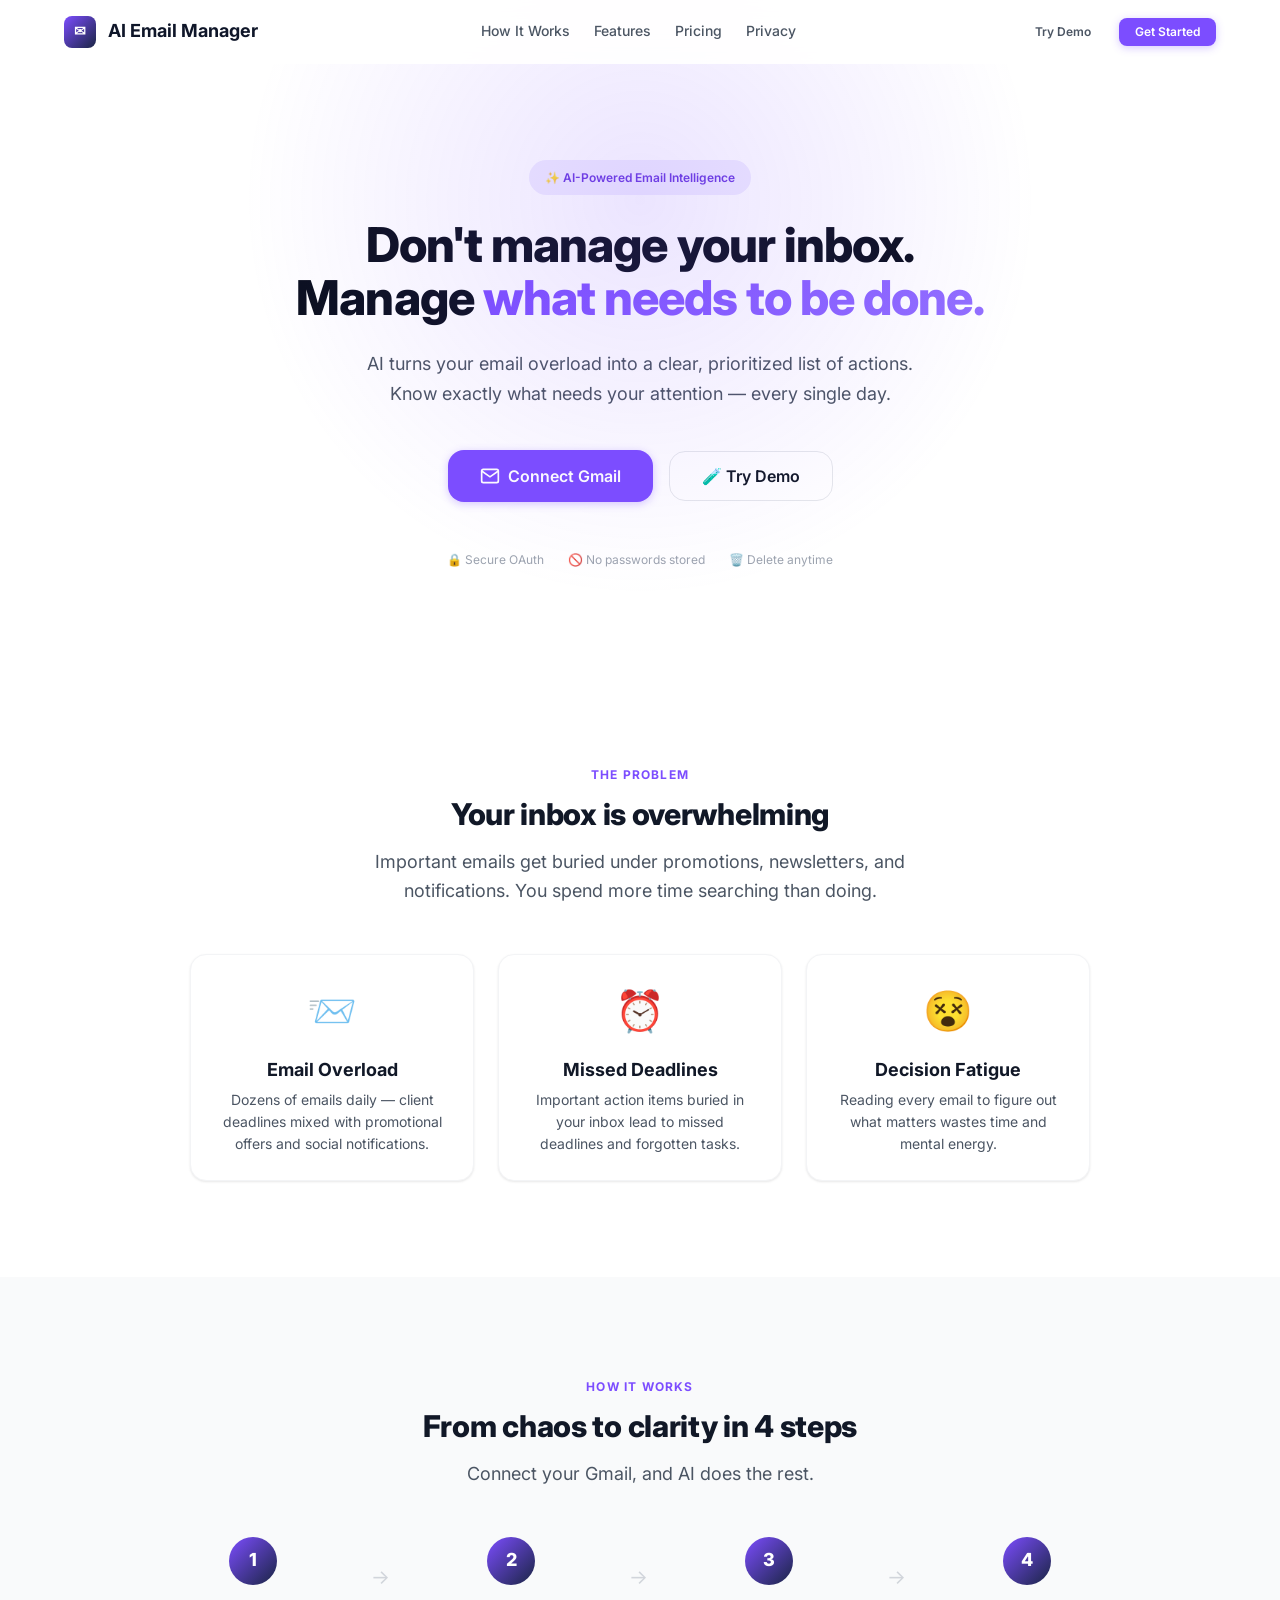
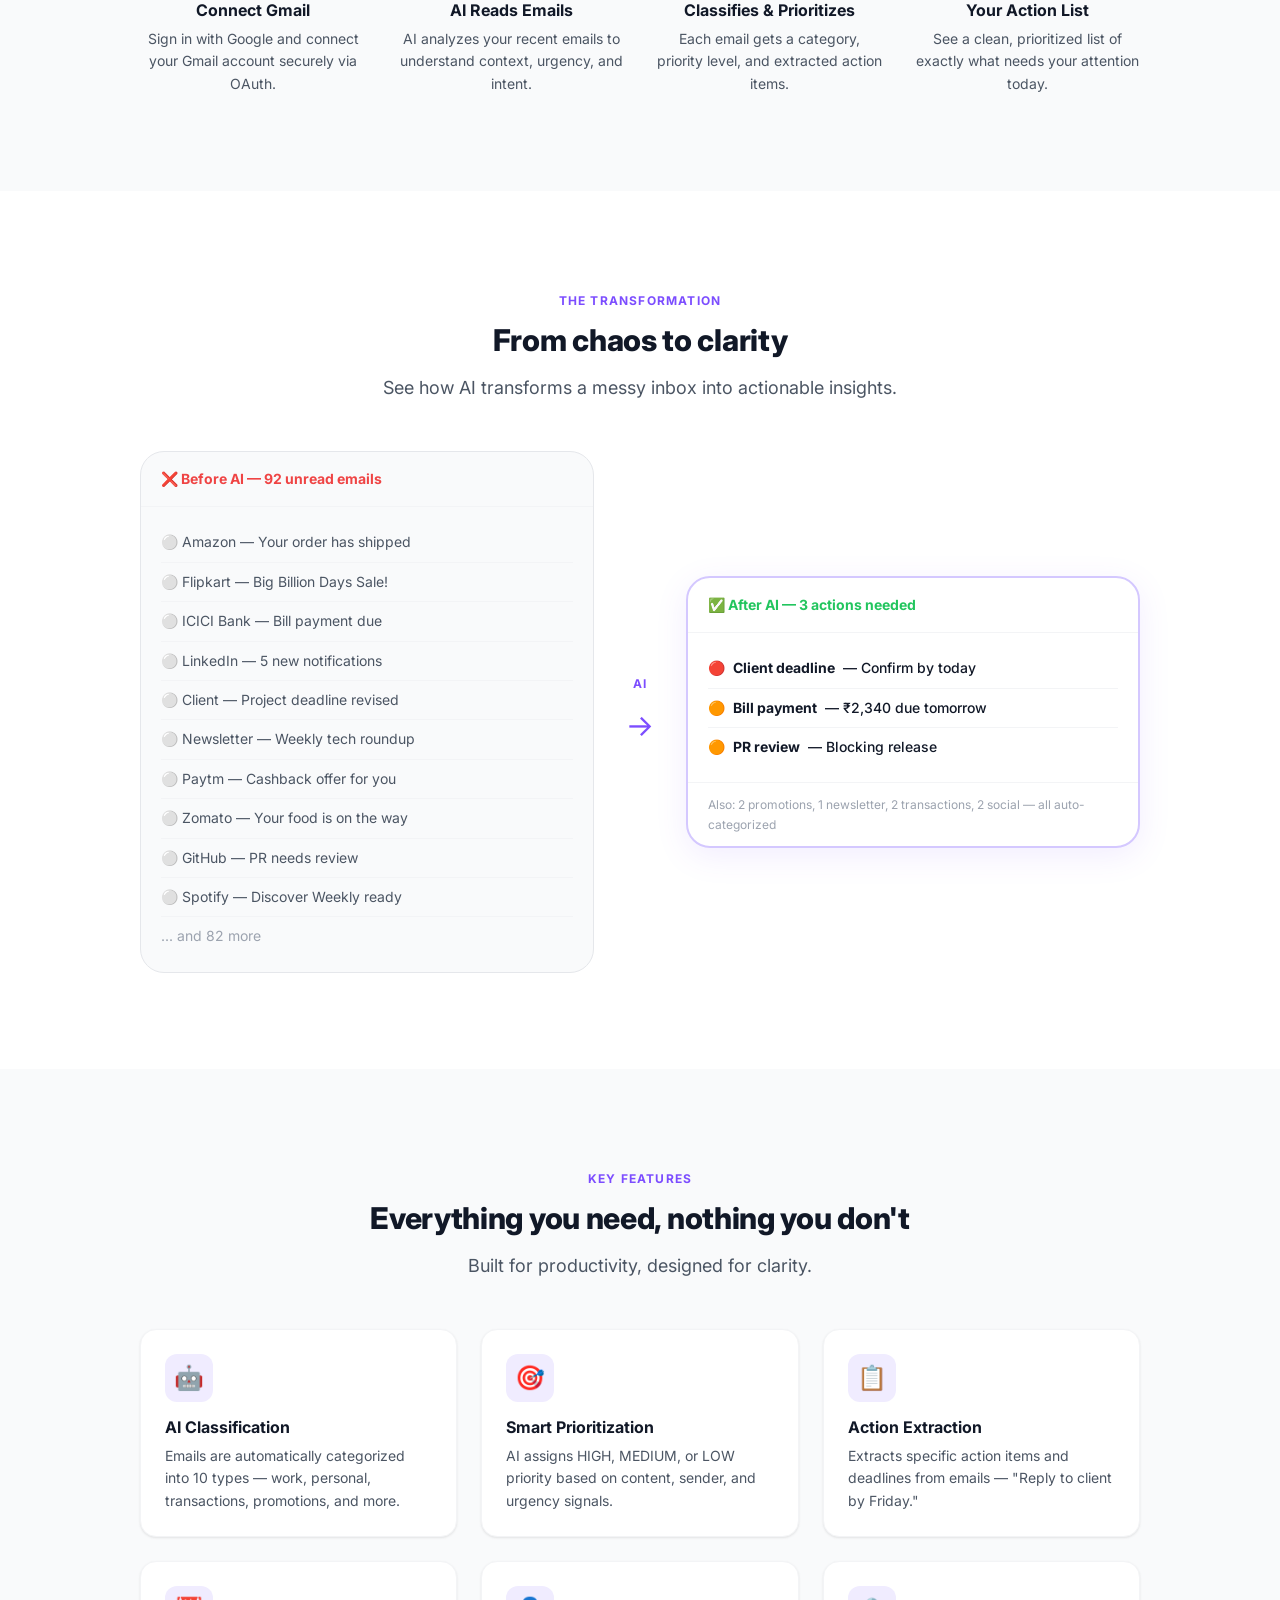
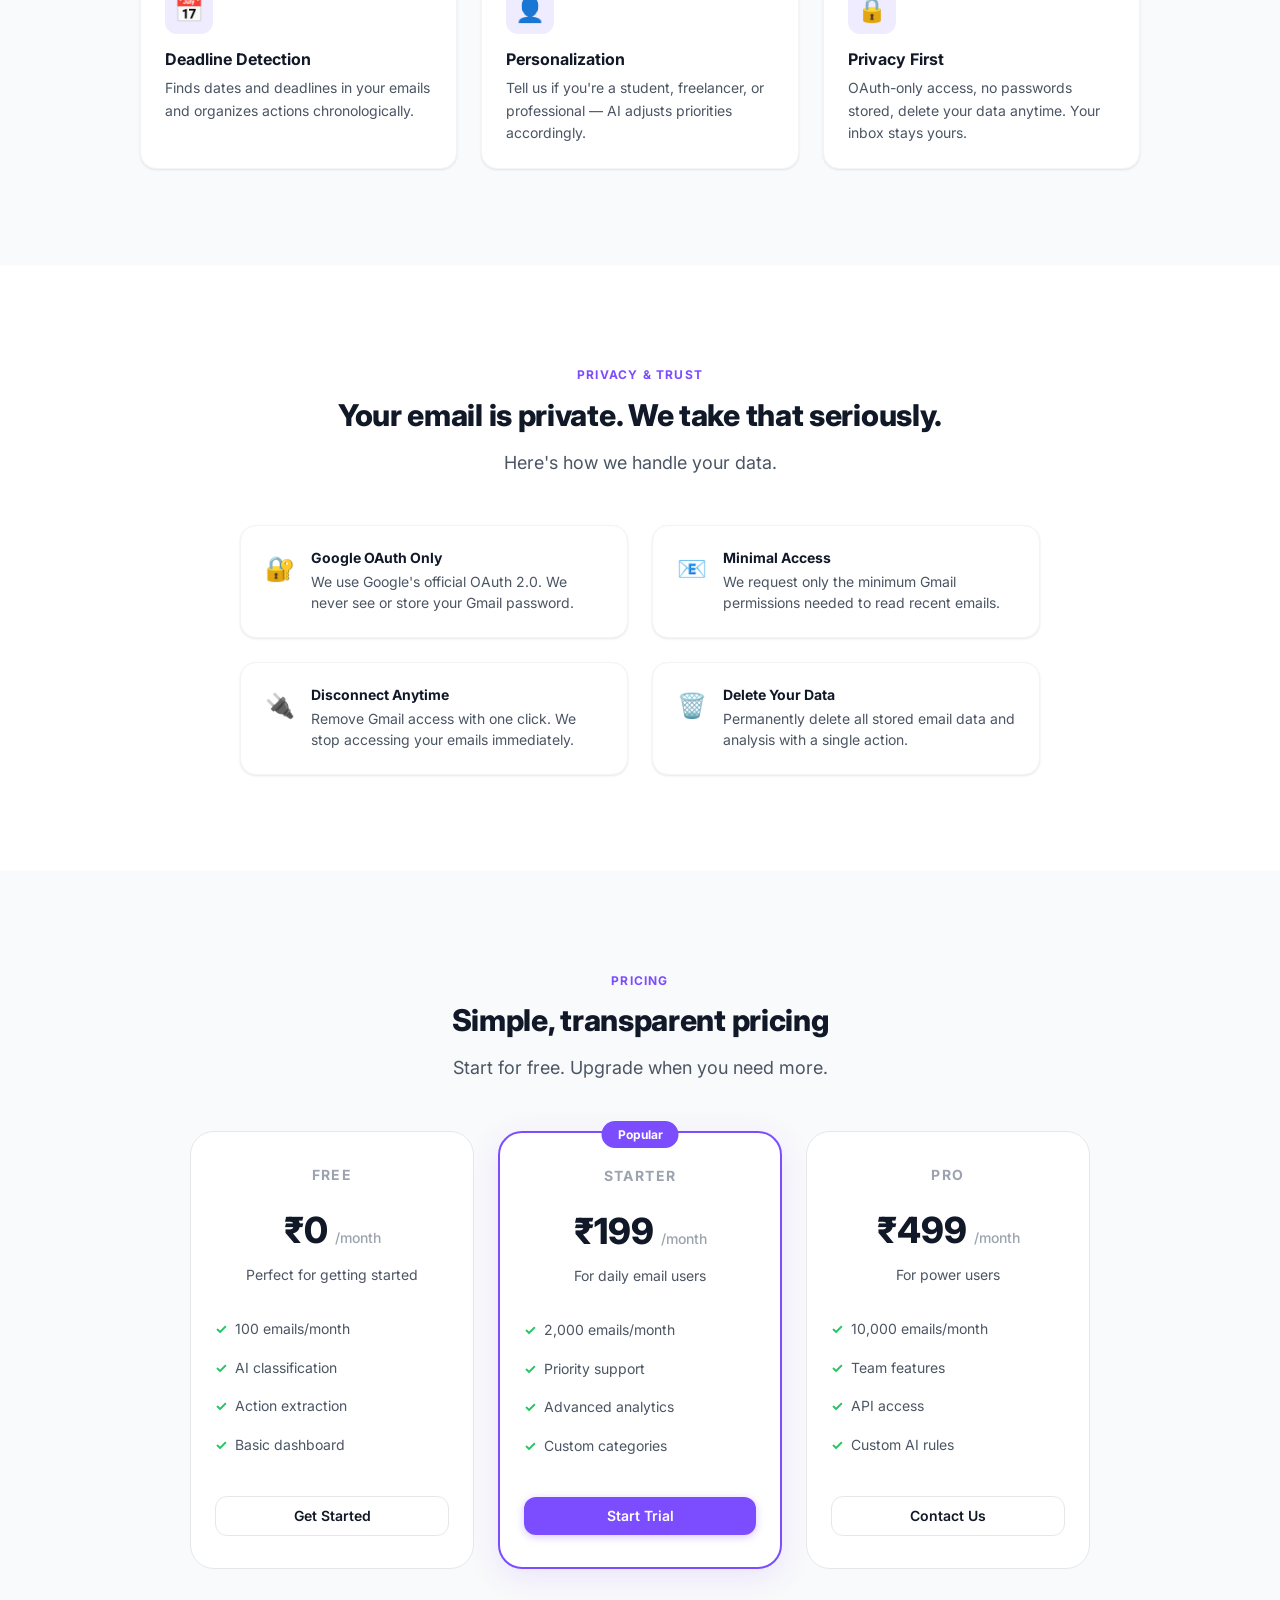
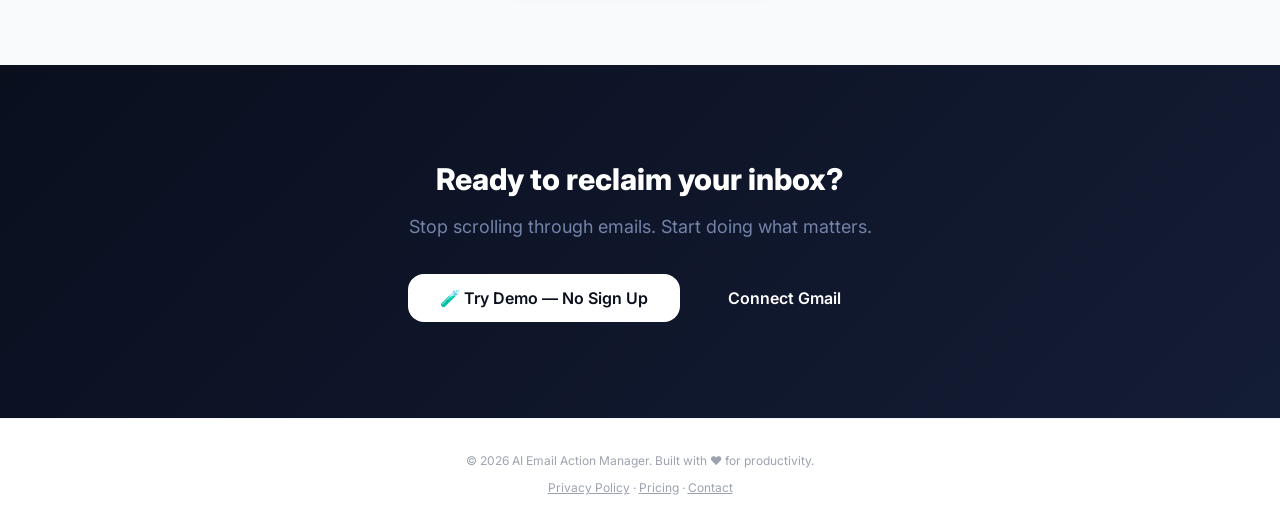
<file: index.html>
<!DOCTYPE html>
<html lang="en">
<head>
    <meta charset="UTF-8">
    <meta name="viewport" content="width=device-width, initial-scale=1.0">
    <meta name="description" content="AI Email Action Manager — AI turns your email overload into a clear, prioritized list of actions. From Inbox Overload to Clarity & Action.">
    <title>AI Email Action Manager — From Inbox Overload to Clarity & Action</title>

    <!-- Google Fonts -->
    <link rel="preconnect" href="https://fonts.googleapis.com">
    <link rel="preconnect" href="https://fonts.gstatic.com" crossorigin>
    <link href="https://fonts.googleapis.com/css2?family=Inter:wght@300;400;500;600;700;800&display=swap" rel="stylesheet">

    <!-- Stylesheets -->
    <link rel="stylesheet" href="./css/style.css">
    <link rel="stylesheet" href="./css/landing.css">
    <link rel="stylesheet" href="./css/dashboard.css">
    <link rel="stylesheet" href="./css/components.css">
</head>
<body>
    <div id="app">
        <!-- Content is injected by the SPA router -->
        <div id="loading-screen" class="loading-screen">
            <div class="loading-spinner"></div>
            <p>Loading...</p>
        </div>
    </div>

    <!-- Scripts -->
    <script src="./js/demo_data.js"></script>
    <script src="./js/router.js"></script>
    <script src="./js/api.js"></script>
    <script src="./js/auth.js"></script>
    <script src="./js/dashboard.js"></script>
    <script src="./js/inbox.js"></script>
    <script src="./js/actions.js"></script>
    <script src="./js/settings.js"></script>
    <script src="./js/demo.js"></script>
    <script src="./js/app.js"></script>
</body>
</html>
</file>
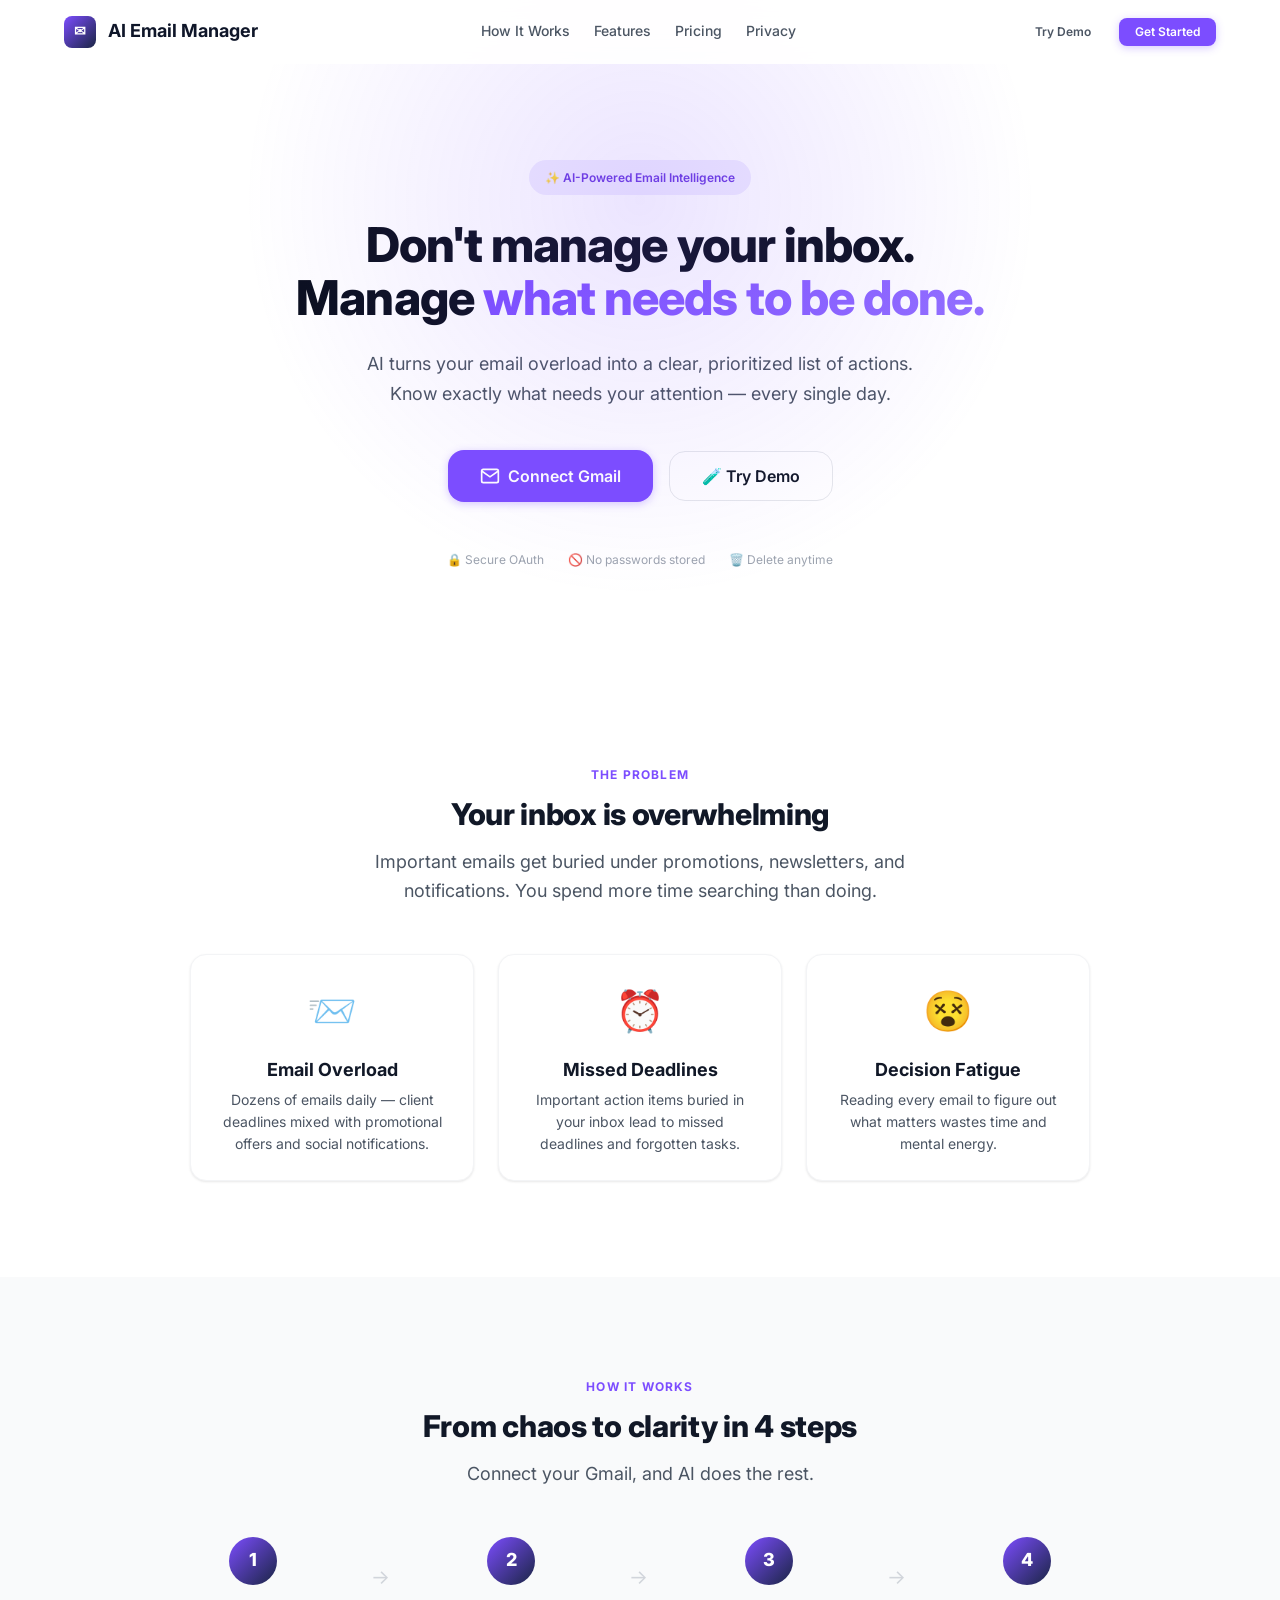
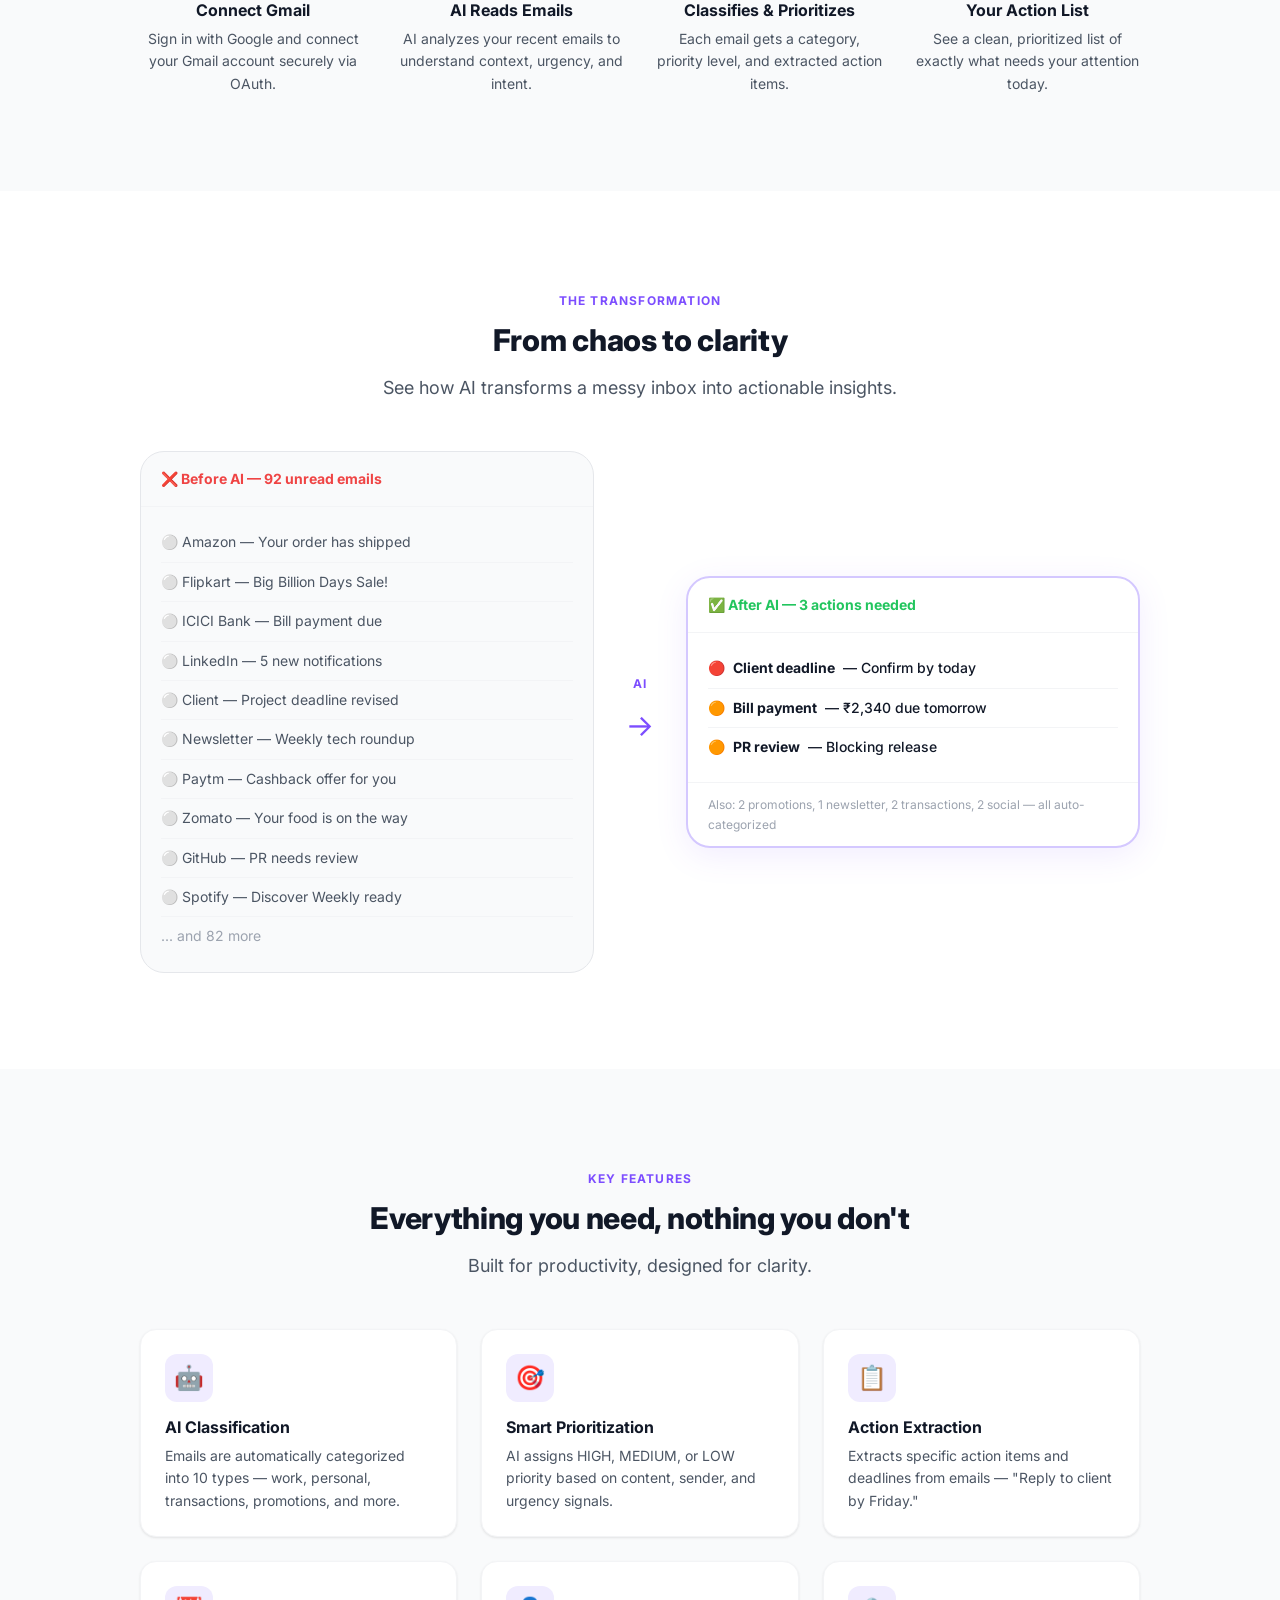
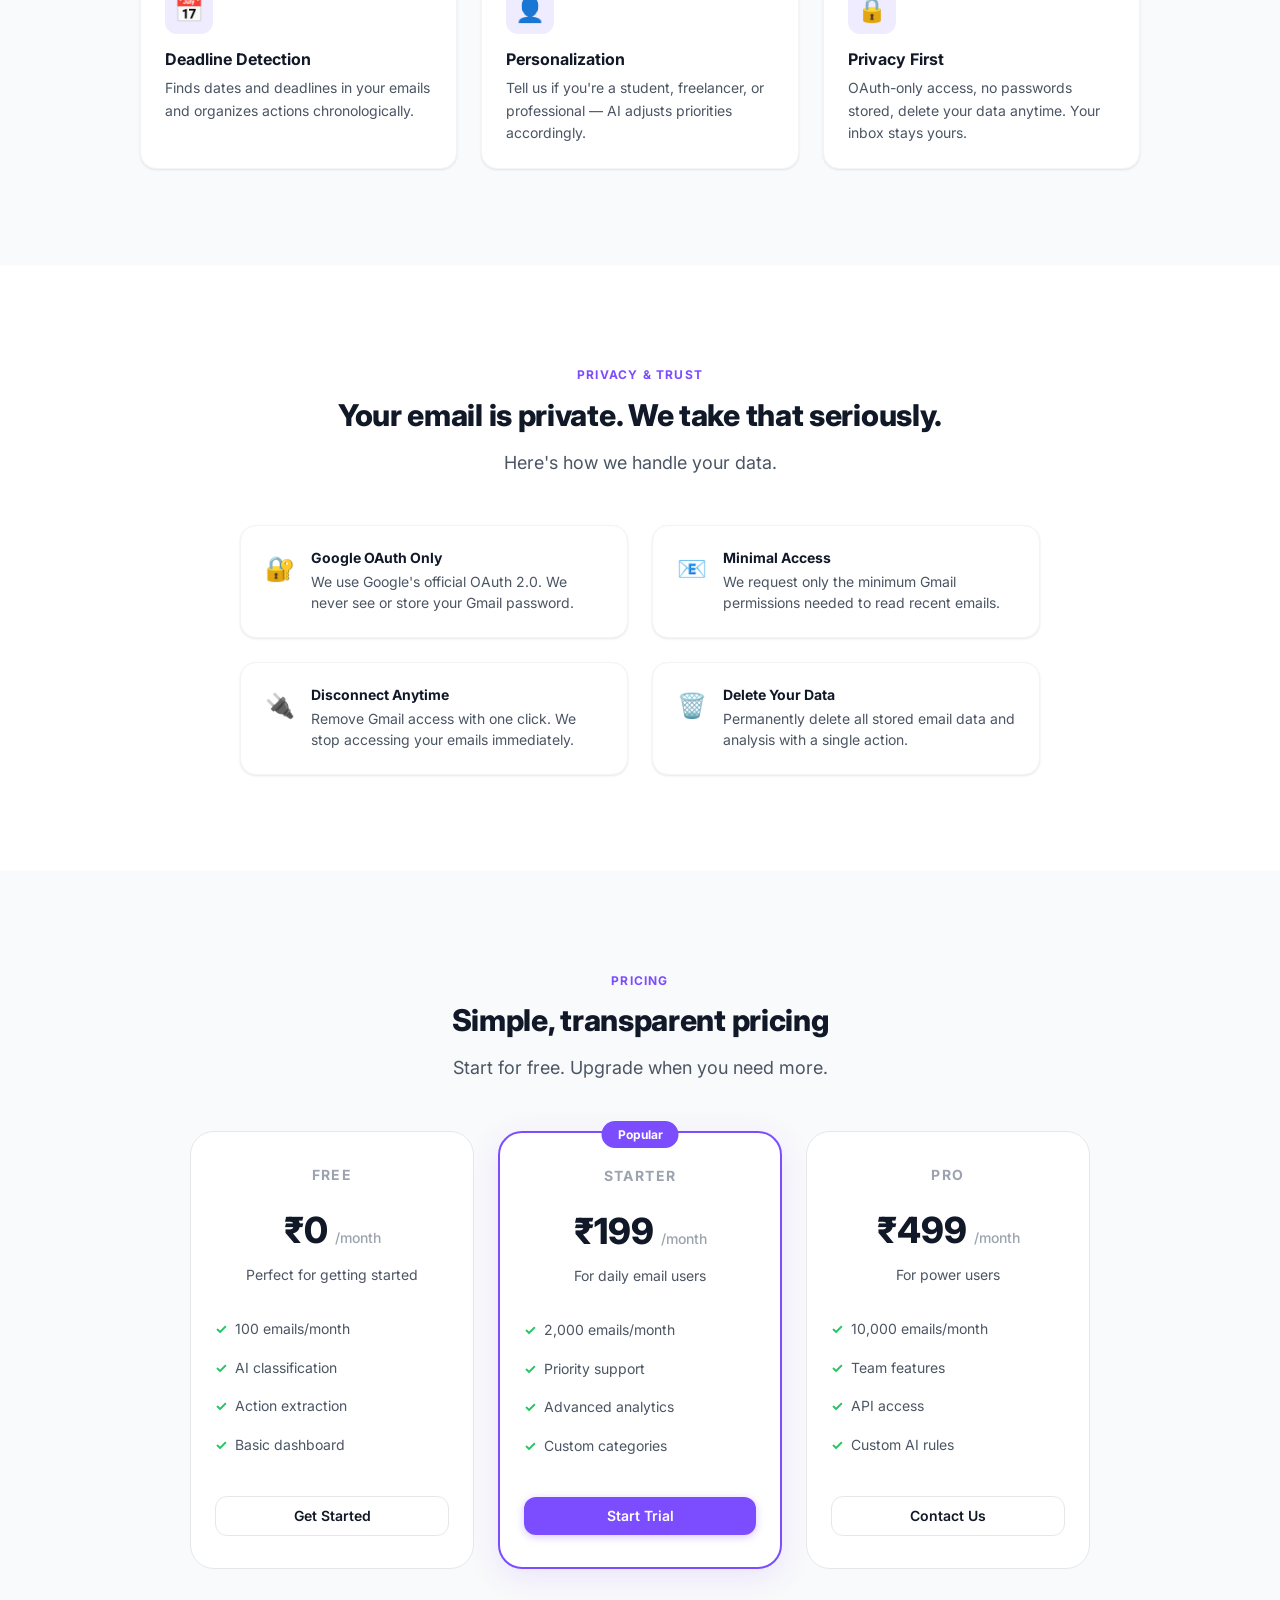
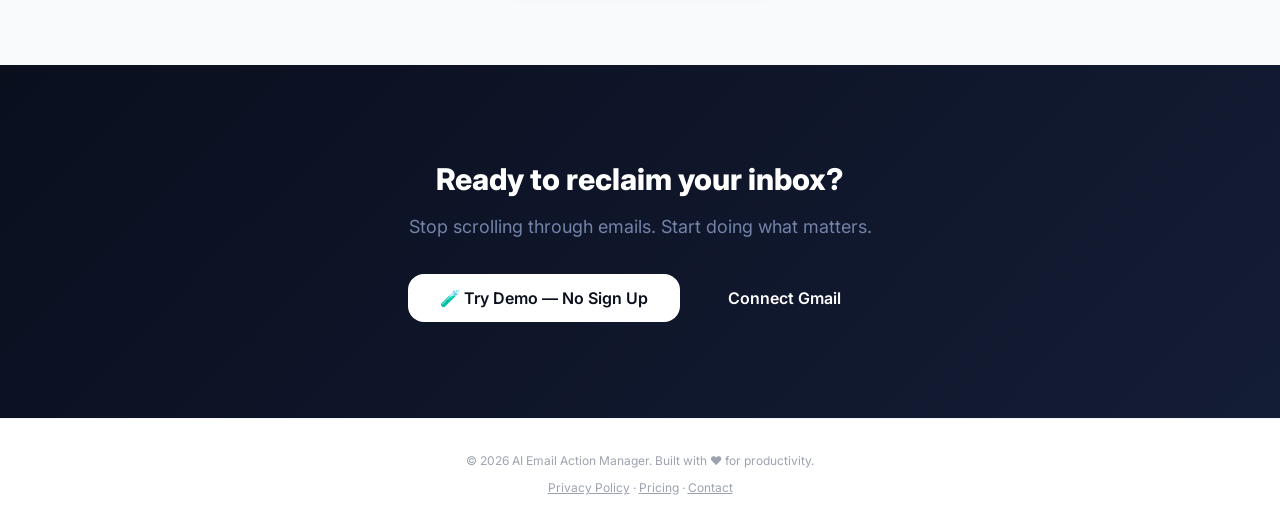
<file: frontend/index.html>
<!DOCTYPE html>
<html lang="en">
<head>
    <meta charset="UTF-8">
    <meta name="viewport" content="width=device-width, initial-scale=1.0">
    <meta name="description" content="AI Email Action Manager — AI turns your email overload into a clear, prioritized list of actions. From Inbox Overload to Clarity & Action.">
    <title>AI Email Action Manager — From Inbox Overload to Clarity & Action</title>

    <!-- Google Fonts -->
    <link rel="preconnect" href="https://fonts.googleapis.com">
    <link rel="preconnect" href="https://fonts.gstatic.com" crossorigin>
    <link href="https://fonts.googleapis.com/css2?family=Inter:wght@300;400;500;600;700;800&display=swap" rel="stylesheet">

    <!-- Stylesheets -->
    <link rel="stylesheet" href="/css/style.css">
    <link rel="stylesheet" href="/css/landing.css">
    <link rel="stylesheet" href="/css/dashboard.css">
    <link rel="stylesheet" href="/css/components.css">
</head>
<body>
    <div id="app">
        <!-- Content is injected by the SPA router -->
        <div id="loading-screen" class="loading-screen">
            <div class="loading-spinner"></div>
            <p>Loading...</p>
        </div>
    </div>

    <!-- Scripts -->
    <script src="/js/router.js"></script>
    <script src="/js/api.js"></script>
    <script src="/js/auth.js"></script>
    <script src="/js/dashboard.js"></script>
    <script src="/js/inbox.js"></script>
    <script src="/js/actions.js"></script>
    <script src="/js/settings.js"></script>
    <script src="/js/demo.js"></script>
    <script src="/js/app.js"></script>
</body>
</html>
</file>
<file: css/style.css>
/* ============================================
   AI Email Action Manager — Core Design System
   ============================================ */

/* ─── CSS Custom Properties ──────────────────── */
:root {
    /* Primary palette — deep navy + purple accents */
    --navy-900: #0a0f1e;
    --navy-800: #0f1629;
    --navy-700: #141d36;
    --navy-600: #1a2544;
    --navy-500: #243157;
    --navy-400: #2e3d6a;
    --navy-300: #4a5888;
    --navy-200: #7383a8;
    --navy-100: #a3b1cc;
    --navy-50: #e8ecf2;

    /* Purple accents */
    --purple-600: #6c3ce0;
    --purple-500: #7c4dff;
    --purple-400: #9370ff;
    --purple-300: #b09aff;
    --purple-200: #d4c8ff;
    --purple-100: #f0ecff;
    --purple-glow: rgba(124, 77, 255, 0.15);

    /* Priority colors */
    --red-500: #ef4444;
    --red-400: #f87171;
    --red-100: #fee2e2;
    --orange-500: #f97316;
    --orange-400: #fb923c;
    --orange-100: #ffedd5;
    --green-500: #22c55e;
    --green-400: #4ade80;
    --green-100: #dcfce7;

    /* Neutrals */
    --white: #ffffff;
    --gray-50: #f9fafb;
    --gray-100: #f3f4f6;
    --gray-200: #e5e7eb;
    --gray-300: #d1d5db;
    --gray-400: #9ca3af;
    --gray-500: #6b7280;
    --gray-600: #4b5563;
    --gray-700: #374151;
    --gray-800: #1f2937;
    --gray-900: #111827;

    /* Semantic */
    --bg-primary: var(--white);
    --bg-secondary: var(--gray-50);
    --bg-card: var(--white);
    --text-primary: var(--gray-900);
    --text-secondary: var(--gray-600);
    --text-muted: var(--gray-400);
    --border-color: var(--gray-200);
    --border-light: var(--gray-100);

    /* Spacing */
    --space-1: 0.25rem;
    --space-2: 0.5rem;
    --space-3: 0.75rem;
    --space-4: 1rem;
    --space-5: 1.25rem;
    --space-6: 1.5rem;
    --space-8: 2rem;
    --space-10: 2.5rem;
    --space-12: 3rem;
    --space-16: 4rem;
    --space-20: 5rem;
    --space-24: 6rem;

    /* Typography */
    --font-family: 'Inter', -apple-system, BlinkMacSystemFont, 'Segoe UI', sans-serif;
    --font-xs: 0.75rem;
    --font-sm: 0.875rem;
    --font-base: 1rem;
    --font-lg: 1.125rem;
    --font-xl: 1.25rem;
    --font-2xl: 1.5rem;
    --font-3xl: 1.875rem;
    --font-4xl: 2.25rem;
    --font-5xl: 3rem;
    --font-6xl: 3.75rem;

    /* Radius */
    --radius-sm: 0.375rem;
    --radius-md: 0.5rem;
    --radius-lg: 0.75rem;
    --radius-xl: 1rem;
    --radius-2xl: 1.5rem;
    --radius-full: 9999px;

    /* Shadows */
    --shadow-sm: 0 1px 2px rgba(0, 0, 0, 0.05);
    --shadow-md: 0 4px 6px -1px rgba(0, 0, 0, 0.07), 0 2px 4px -2px rgba(0, 0, 0, 0.05);
    --shadow-lg: 0 10px 15px -3px rgba(0, 0, 0, 0.08), 0 4px 6px -4px rgba(0, 0, 0, 0.04);
    --shadow-xl: 0 20px 25px -5px rgba(0, 0, 0, 0.1), 0 8px 10px -6px rgba(0, 0, 0, 0.06);
    --shadow-card: 0 1px 3px rgba(0, 0, 0, 0.06), 0 1px 2px rgba(0, 0, 0, 0.04);
    --shadow-card-hover: 0 10px 20px rgba(0, 0, 0, 0.08), 0 4px 8px rgba(0, 0, 0, 0.04);

    /* Transitions */
    --transition-fast: 150ms ease;
    --transition-base: 250ms ease;
    --transition-slow: 350ms ease;

    /* Layout */
    --max-width: 1200px;
    --nav-height: 64px;
    --sidebar-width: 260px;
}


/* ─── Reset & Base ───────────────────────────── */
*, *::before, *::after {
    margin: 0;
    padding: 0;
    box-sizing: border-box;
}

html {
    scroll-behavior: smooth;
    -webkit-font-smoothing: antialiased;
    -moz-osx-font-smoothing: grayscale;
}

body {
    font-family: var(--font-family);
    font-size: var(--font-base);
    line-height: 1.6;
    color: var(--text-primary);
    background-color: var(--bg-primary);
    min-height: 100vh;
}

a {
    color: var(--purple-500);
    text-decoration: none;
    transition: color var(--transition-fast);
}

a:hover {
    color: var(--purple-600);
}

img {
    max-width: 100%;
    height: auto;
}

h1, h2, h3, h4, h5, h6 {
    font-weight: 700;
    line-height: 1.2;
    color: var(--text-primary);
}


/* ─── Loading Screen ─────────────────────────── */
.loading-screen {
    position: fixed;
    top: 0;
    left: 0;
    right: 0;
    bottom: 0;
    display: flex;
    flex-direction: column;
    align-items: center;
    justify-content: center;
    background: var(--bg-primary);
    z-index: 9999;
    transition: opacity var(--transition-slow);
}

.loading-screen.hidden {
    opacity: 0;
    pointer-events: none;
}

.loading-spinner {
    width: 40px;
    height: 40px;
    border: 3px solid var(--gray-200);
    border-top-color: var(--purple-500);
    border-radius: 50%;
    animation: spin 0.8s linear infinite;
}

@keyframes spin {
    to { transform: rotate(360deg); }
}

.loading-screen p {
    margin-top: var(--space-4);
    color: var(--text-secondary);
    font-size: var(--font-sm);
}


/* ─── Container ──────────────────────────────── */
.container {
    width: 100%;
    max-width: var(--max-width);
    margin: 0 auto;
    padding: 0 var(--space-6);
}

.container-lg {
    max-width: 1400px;
}

.container-sm {
    max-width: 800px;
}


/* ─── Page Transitions ───────────────────────── */
#app {
    min-height: 100vh;
}

.page-enter {
    animation: pageEnter 0.3s ease forwards;
}

@keyframes pageEnter {
    from {
        opacity: 0;
        transform: translateY(8px);
    }
    to {
        opacity: 1;
        transform: translateY(0);
    }
}


/* ─── Scrollbar ──────────────────────────────── */
::-webkit-scrollbar {
    width: 6px;
}

::-webkit-scrollbar-track {
    background: var(--gray-100);
}

::-webkit-scrollbar-thumb {
    background: var(--gray-300);
    border-radius: 3px;
}

::-webkit-scrollbar-thumb:hover {
    background: var(--gray-400);
}


/* ─── Responsive ─────────────────────────────── */
@media (max-width: 768px) {
    :root {
        --nav-height: 56px;
    }

    .container {
        padding: 0 var(--space-4);
    }
}
</file>
<file: css/landing.css>
/* ============================================
   Landing Page Styles
   ============================================ */

/* ─── Landing Nav ────────────────────────────── */
.landing-nav {
    position: fixed;
    top: 0;
    left: 0;
    right: 0;
    height: var(--nav-height);
    background: rgba(255, 255, 255, 0.92);
    backdrop-filter: blur(12px);
    -webkit-backdrop-filter: blur(12px);
    border-bottom: 1px solid transparent;
    z-index: 1000;
    display: flex;
    align-items: center;
    transition: border-color var(--transition-base);
}

.landing-nav.scrolled {
    border-bottom-color: var(--border-light);
}

.landing-nav .nav-inner {
    display: flex;
    align-items: center;
    justify-content: space-between;
    width: 100%;
    max-width: var(--max-width);
    margin: 0 auto;
    padding: 0 var(--space-6);
}

.landing-nav-links {
    display: flex;
    align-items: center;
    gap: var(--space-6);
}

.landing-nav-links a {
    font-size: var(--font-sm);
    font-weight: 500;
    color: var(--text-secondary);
    text-decoration: none;
    transition: color var(--transition-fast);
}

.landing-nav-links a:hover {
    color: var(--text-primary);
}

.landing-nav-cta {
    display: flex;
    align-items: center;
    gap: var(--space-3);
}


/* ─── Hero Section ───────────────────────────── */
.hero {
    padding-top: calc(var(--nav-height) + var(--space-24));
    padding-bottom: var(--space-24);
    text-align: center;
    position: relative;
    overflow: hidden;
}

.hero::before {
    content: '';
    position: absolute;
    top: -200px;
    left: 50%;
    transform: translateX(-50%);
    width: 800px;
    height: 800px;
    background: radial-gradient(circle, var(--purple-glow) 0%, transparent 70%);
    pointer-events: none;
}

.hero-badge {
    display: inline-flex;
    align-items: center;
    gap: var(--space-2);
    padding: var(--space-2) var(--space-4);
    background: var(--purple-100);
    color: var(--purple-600);
    font-size: var(--font-xs);
    font-weight: 600;
    border-radius: var(--radius-full);
    margin-bottom: var(--space-6);
}

.hero h1 {
    font-size: var(--font-5xl);
    font-weight: 800;
    line-height: 1.1;
    color: var(--navy-900);
    margin-bottom: var(--space-6);
    max-width: 800px;
    margin-left: auto;
    margin-right: auto;
    letter-spacing: -0.02em;
}

.hero h1 .gradient-text {
    background: linear-gradient(135deg, var(--purple-500), var(--purple-400));
    -webkit-background-clip: text;
    -webkit-text-fill-color: transparent;
    background-clip: text;
}

.hero-subtitle {
    font-size: var(--font-lg);
    color: var(--text-secondary);
    max-width: 560px;
    margin: 0 auto var(--space-10);
    line-height: 1.7;
}

.hero-buttons {
    display: flex;
    align-items: center;
    justify-content: center;
    gap: var(--space-4);
    flex-wrap: wrap;
}

.hero-trust {
    margin-top: var(--space-12);
    font-size: var(--font-xs);
    color: var(--text-muted);
    display: flex;
    align-items: center;
    justify-content: center;
    gap: var(--space-6);
}

.hero-trust span {
    display: flex;
    align-items: center;
    gap: var(--space-2);
}

@media (max-width: 768px) {
    .hero {
        padding-top: calc(var(--nav-height) + var(--space-12));
        padding-bottom: var(--space-12);
    }

    .hero h1 {
        font-size: var(--font-3xl);
    }

    .hero-subtitle {
        font-size: var(--font-base);
    }

    .landing-nav-links {
        display: none;
    }
}


/* ─── Section Base ───────────────────────────── */
.landing-section {
    padding: var(--space-24) 0;
}

.landing-section:nth-child(even) {
    background: var(--gray-50);
}

.section-title {
    font-size: var(--font-3xl);
    font-weight: 800;
    text-align: center;
    margin-bottom: var(--space-4);
    letter-spacing: -0.01em;
}

.section-subtitle {
    font-size: var(--font-lg);
    color: var(--text-secondary);
    text-align: center;
    max-width: 600px;
    margin: 0 auto var(--space-12);
}

.section-label {
    display: inline-block;
    font-size: var(--font-xs);
    font-weight: 700;
    color: var(--purple-500);
    text-transform: uppercase;
    letter-spacing: 0.1em;
    margin-bottom: var(--space-3);
}


/* ─── Problem Section ────────────────────────── */
.problem-grid {
    display: grid;
    grid-template-columns: repeat(3, 1fr);
    gap: var(--space-6);
    max-width: 900px;
    margin: 0 auto;
}

.problem-card {
    text-align: center;
    padding: var(--space-8) var(--space-6);
}

.problem-card .problem-icon {
    font-size: 2.5rem;
    margin-bottom: var(--space-4);
}

.problem-card h3 {
    font-size: var(--font-lg);
    font-weight: 700;
    margin-bottom: var(--space-2);
}

.problem-card p {
    font-size: var(--font-sm);
    color: var(--text-secondary);
    line-height: 1.6;
}

@media (max-width: 768px) {
    .problem-grid {
        grid-template-columns: 1fr;
        gap: var(--space-4);
    }
}


/* ─── How It Works ───────────────────────────── */
.steps-grid {
    display: grid;
    grid-template-columns: repeat(4, 1fr);
    gap: var(--space-8);
    max-width: 1000px;
    margin: 0 auto;
}

.step-card {
    text-align: center;
    position: relative;
}

.step-number {
    width: 48px;
    height: 48px;
    border-radius: 50%;
    background: linear-gradient(135deg, var(--purple-500), var(--navy-600));
    color: var(--white);
    font-weight: 800;
    font-size: var(--font-lg);
    display: flex;
    align-items: center;
    justify-content: center;
    margin: 0 auto var(--space-4);
}

.step-card h3 {
    font-size: var(--font-base);
    font-weight: 700;
    margin-bottom: var(--space-2);
}

.step-card p {
    font-size: var(--font-sm);
    color: var(--text-secondary);
    line-height: 1.6;
}

.step-arrow {
    position: absolute;
    top: 24px;
    right: -24px;
    color: var(--gray-300);
    font-size: var(--font-xl);
}

.step-card:last-child .step-arrow {
    display: none;
}

@media (max-width: 768px) {
    .steps-grid {
        grid-template-columns: 1fr 1fr;
        gap: var(--space-6);
    }

    .step-arrow {
        display: none;
    }
}

@media (max-width: 480px) {
    .steps-grid {
        grid-template-columns: 1fr;
    }
}


/* ─── Chaos to Clarity (Example) ─────────────── */
.chaos-section {
    padding: var(--space-24) 0;
}

.chaos-grid {
    display: grid;
    grid-template-columns: 1fr auto 1fr;
    gap: var(--space-8);
    align-items: center;
    max-width: 1000px;
    margin: 0 auto;
}

.chaos-arrow {
    display: flex;
    flex-direction: column;
    align-items: center;
    gap: var(--space-2);
    color: var(--purple-500);
}

.chaos-arrow .arrow-text {
    font-size: var(--font-xs);
    font-weight: 700;
    text-transform: uppercase;
    letter-spacing: 0.1em;
}

.chaos-arrow .arrow-icon {
    font-size: var(--font-3xl);
}

.chaos-before, .chaos-after {
    border-radius: var(--radius-2xl);
    overflow: hidden;
}

.chaos-before {
    background: var(--gray-50);
    border: 1px solid var(--border-color);
}

.chaos-after {
    background: var(--white);
    border: 2px solid var(--purple-200);
    box-shadow: 0 8px 32px rgba(124, 77, 255, 0.1);
}

.chaos-header {
    padding: var(--space-4) var(--space-5);
    border-bottom: 1px solid var(--border-light);
    font-size: var(--font-sm);
    font-weight: 700;
    display: flex;
    align-items: center;
    gap: var(--space-2);
}

.chaos-before .chaos-header {
    color: var(--red-500);
}

.chaos-after .chaos-header {
    color: var(--green-500);
}

.chaos-list {
    padding: var(--space-4) var(--space-5);
    list-style: none;
}

.chaos-list li {
    padding: var(--space-2) 0;
    font-size: var(--font-sm);
    color: var(--text-secondary);
    display: flex;
    align-items: center;
    gap: var(--space-2);
    border-bottom: 1px solid var(--border-light);
}

.chaos-list li:last-child {
    border-bottom: none;
}

.chaos-after .chaos-list li {
    color: var(--text-primary);
    font-weight: 500;
}

@media (max-width: 768px) {
    .chaos-grid {
        grid-template-columns: 1fr;
        gap: var(--space-6);
    }

    .chaos-arrow {
        flex-direction: row;
    }

    .chaos-arrow .arrow-icon {
        transform: rotate(90deg);
    }
}


/* ─── Features ───────────────────────────────── */
.features-grid {
    display: grid;
    grid-template-columns: repeat(3, 1fr);
    gap: var(--space-6);
    max-width: 1000px;
    margin: 0 auto;
}

.feature-card {
    padding: var(--space-8) var(--space-6);
    text-align: left;
}

.feature-card .feature-icon {
    width: 48px;
    height: 48px;
    border-radius: var(--radius-lg);
    background: var(--purple-100);
    display: flex;
    align-items: center;
    justify-content: center;
    font-size: 1.5rem;
    margin-bottom: var(--space-4);
}

.feature-card h3 {
    font-size: var(--font-base);
    font-weight: 700;
    margin-bottom: var(--space-2);
}

.feature-card p {
    font-size: var(--font-sm);
    color: var(--text-secondary);
    line-height: 1.6;
}

@media (max-width: 768px) {
    .features-grid {
        grid-template-columns: 1fr;
    }
}


/* ─── Privacy Section ────────────────────────── */
.privacy-grid {
    display: grid;
    grid-template-columns: repeat(2, 1fr);
    gap: var(--space-6);
    max-width: 800px;
    margin: 0 auto;
}

.privacy-item {
    display: flex;
    gap: var(--space-4);
    padding: var(--space-5);
}

.privacy-item .privacy-icon {
    font-size: 1.5rem;
    flex-shrink: 0;
}

.privacy-item h4 {
    font-size: var(--font-sm);
    font-weight: 700;
    margin-bottom: var(--space-1);
}

.privacy-item p {
    font-size: var(--font-sm);
    color: var(--text-secondary);
    line-height: 1.5;
}

@media (max-width: 768px) {
    .privacy-grid {
        grid-template-columns: 1fr;
    }
}


/* ─── Pricing ────────────────────────────────── */
.pricing-grid {
    display: grid;
    grid-template-columns: repeat(3, 1fr);
    gap: var(--space-6);
    max-width: 900px;
    margin: 0 auto;
}

.pricing-card {
    text-align: center;
    padding: var(--space-8) var(--space-6);
    border-radius: var(--radius-2xl);
    border: 1px solid var(--border-color);
    background: var(--white);
    position: relative;
    transition: all var(--transition-base);
}

.pricing-card:hover {
    box-shadow: var(--shadow-lg);
    transform: translateY(-2px);
}

.pricing-card.featured {
    border: 2px solid var(--purple-500);
    box-shadow: 0 8px 32px rgba(124, 77, 255, 0.12);
}

.pricing-card.featured::before {
    content: 'Popular';
    position: absolute;
    top: -12px;
    left: 50%;
    transform: translateX(-50%);
    background: var(--purple-500);
    color: var(--white);
    font-size: var(--font-xs);
    font-weight: 700;
    padding: var(--space-1) var(--space-4);
    border-radius: var(--radius-full);
}

.pricing-card .plan-name {
    font-size: var(--font-sm);
    font-weight: 700;
    text-transform: uppercase;
    letter-spacing: 0.1em;
    color: var(--text-muted);
    margin-bottom: var(--space-4);
}

.pricing-card .plan-price {
    font-size: var(--font-4xl);
    font-weight: 800;
    color: var(--text-primary);
    margin-bottom: var(--space-1);
}

.pricing-card .plan-price span {
    font-size: var(--font-sm);
    font-weight: 500;
    color: var(--text-muted);
}

.pricing-card .plan-desc {
    font-size: var(--font-sm);
    color: var(--text-secondary);
    margin-bottom: var(--space-6);
}

.pricing-card .plan-features {
    list-style: none;
    text-align: left;
    margin-bottom: var(--space-8);
}

.pricing-card .plan-features li {
    font-size: var(--font-sm);
    color: var(--text-secondary);
    padding: var(--space-2) 0;
    display: flex;
    align-items: center;
    gap: var(--space-2);
}

.pricing-card .plan-features li::before {
    content: '✓';
    color: var(--green-500);
    font-weight: 700;
}

@media (max-width: 768px) {
    .pricing-grid {
        grid-template-columns: 1fr;
        max-width: 400px;
    }
}


/* ─── CTA Section ────────────────────────────── */
.cta-section {
    padding: var(--space-24) 0;
    text-align: center;
    background: linear-gradient(135deg, var(--navy-900), var(--navy-700));
    color: var(--white);
}

.cta-section h2 {
    color: var(--white);
    font-size: var(--font-3xl);
    font-weight: 800;
    margin-bottom: var(--space-4);
}

.cta-section p {
    color: var(--navy-200);
    font-size: var(--font-lg);
    margin-bottom: var(--space-8);
    max-width: 500px;
    margin-left: auto;
    margin-right: auto;
}

.cta-buttons {
    display: flex;
    align-items: center;
    justify-content: center;
    gap: var(--space-4);
    flex-wrap: wrap;
}

.btn-white {
    background: var(--white);
    color: var(--navy-900);
    font-weight: 700;
}

.btn-white:hover {
    background: var(--gray-100);
    transform: translateY(-1px);
}

.btn-outline-white {
    background: transparent;
    color: var(--white);
    border: 1.5px solid rgba(255, 255, 255, 0.3);
}

.btn-outline-white:hover {
    background: rgba(255, 255, 255, 0.1);
    border-color: rgba(255, 255, 255, 0.5);
}


/* ─── Footer ─────────────────────────────────── */
.landing-footer {
    padding: var(--space-8) 0;
    border-top: 1px solid var(--border-light);
    text-align: center;
    font-size: var(--font-xs);
    color: var(--text-muted);
}

.landing-footer a {
    color: var(--text-muted);
    text-decoration: underline;
}

.landing-footer a:hover {
    color: var(--text-secondary);
}
</file>
<file: css/dashboard.css>
/* ============================================
   Dashboard & App Interior Styles
   ============================================ */

/* ─── App Layout ─────────────────────────────── */
.app-layout {
    padding-top: var(--nav-height);
    min-height: 100vh;
    background: var(--bg-secondary);
}

.app-content {
    max-width: var(--max-width);
    margin: 0 auto;
    padding: var(--space-8) var(--space-6);
}


/* ─── Dashboard Page ─────────────────────────── */
.dashboard-greeting {
    margin-bottom: var(--space-8);
}

.dashboard-greeting h1 {
    font-size: var(--font-3xl);
    font-weight: 800;
    margin-bottom: var(--space-2);
}

.dashboard-greeting p {
    font-size: var(--font-lg);
    color: var(--text-secondary);
}

.demo-banner {
    display: flex;
    align-items: center;
    gap: var(--space-3);
    padding: var(--space-3) var(--space-5);
    background: var(--purple-100);
    border: 1px solid var(--purple-200);
    border-radius: var(--radius-lg);
    margin-bottom: var(--space-6);
    font-size: var(--font-sm);
    color: var(--purple-600);
    font-weight: 500;
}

.demo-banner .demo-icon {
    font-size: var(--font-lg);
}


/* ─── Stats Grid ─────────────────────────────── */
.stats-grid {
    display: grid;
    grid-template-columns: repeat(5, 1fr);
    gap: var(--space-4);
    margin-bottom: var(--space-8);
}

@media (max-width: 1024px) {
    .stats-grid {
        grid-template-columns: repeat(3, 1fr);
    }
}

@media (max-width: 640px) {
    .stats-grid {
        grid-template-columns: repeat(2, 1fr);
    }
}


/* ─── Today's Actions Section ────────────────── */
.todays-actions {
    margin-bottom: var(--space-8);
}

.todays-actions > h2 {
    font-size: var(--font-2xl);
    font-weight: 800;
    margin-bottom: var(--space-6);
    display: flex;
    align-items: center;
    gap: var(--space-3);
}


/* ─── Inbox Page ─────────────────────────────── */
.inbox-page {
    background: var(--white);
    border: 1px solid var(--border-light);
    border-radius: var(--radius-2xl);
    overflow: hidden;
}

.inbox-toolbar {
    display: flex;
    align-items: center;
    justify-content: space-between;
    padding: var(--space-4) var(--space-5);
    border-bottom: 1px solid var(--border-light);
    gap: var(--space-4);
    flex-wrap: wrap;
}

.inbox-sort {
    display: flex;
    align-items: center;
    gap: var(--space-2);
}

.inbox-sort select {
    font-family: var(--font-family);
    font-size: var(--font-sm);
    padding: var(--space-2) var(--space-3);
    border: 1px solid var(--border-color);
    border-radius: var(--radius-md);
    background: var(--white);
    color: var(--text-primary);
    cursor: pointer;
}

.inbox-sort label {
    font-size: var(--font-xs);
    color: var(--text-muted);
    font-weight: 500;
}


/* ─── Actions Page ───────────────────────────── */
.actions-page {
    max-width: 800px;
}

.action-section {
    margin-bottom: var(--space-10);
}

.action-section-header {
    display: flex;
    align-items: center;
    gap: var(--space-3);
    margin-bottom: var(--space-4);
    padding-bottom: var(--space-2);
    border-bottom: 2px solid var(--border-light);
}

.action-section-header h3 {
    font-size: var(--font-base);
    font-weight: 700;
    text-transform: uppercase;
    letter-spacing: 0.05em;
}

.action-section-header .section-icon {
    font-size: var(--font-lg);
}

.action-section-header.overdue h3 { color: var(--red-500); }
.action-section-header.today h3 { color: var(--purple-500); }
.action-section-header.tomorrow h3 { color: var(--orange-500); }
.action-section-header.this-week h3 { color: var(--navy-400); }


/* ─── Email Detail View ──────────────────────── */
.email-detail {
    max-width: 700px;
    margin: 0 auto;
}

.email-detail-header {
    margin-bottom: var(--space-6);
}

.email-detail-header .back-btn {
    display: inline-flex;
    align-items: center;
    gap: var(--space-2);
    font-size: var(--font-sm);
    color: var(--text-secondary);
    cursor: pointer;
    background: none;
    border: none;
    font-family: var(--font-family);
    padding: var(--space-2) 0;
    margin-bottom: var(--space-4);
    transition: color var(--transition-fast);
}

.email-detail-header .back-btn:hover {
    color: var(--text-primary);
}

.email-detail-card {
    background: var(--white);
    border: 1px solid var(--border-light);
    border-radius: var(--radius-2xl);
    overflow: hidden;
}

.email-detail-top {
    padding: var(--space-6);
    border-bottom: 1px solid var(--border-light);
}

.email-detail-top h2 {
    font-size: var(--font-xl);
    font-weight: 700;
    margin-bottom: var(--space-3);
}

.email-detail-meta {
    display: flex;
    flex-wrap: wrap;
    gap: var(--space-4);
    font-size: var(--font-sm);
    color: var(--text-secondary);
}

.email-detail-meta .meta-item {
    display: flex;
    align-items: center;
    gap: var(--space-2);
}

.email-ai-section {
    padding: var(--space-6);
    background: var(--gray-50);
}

.ai-badge {
    display: inline-flex;
    align-items: center;
    gap: var(--space-2);
    padding: var(--space-1) var(--space-3);
    background: var(--purple-100);
    color: var(--purple-600);
    font-size: var(--font-xs);
    font-weight: 700;
    border-radius: var(--radius-full);
    margin-bottom: var(--space-4);
}

.ai-field {
    margin-bottom: var(--space-4);
}

.ai-field:last-child {
    margin-bottom: 0;
}

.ai-field .field-label {
    font-size: var(--font-xs);
    font-weight: 700;
    color: var(--text-muted);
    text-transform: uppercase;
    letter-spacing: 0.05em;
    margin-bottom: var(--space-1);
}

.ai-field .field-value {
    font-size: var(--font-sm);
    color: var(--text-primary);
    line-height: 1.6;
}

.email-detail-actions {
    padding: var(--space-4) var(--space-6);
    border-top: 1px solid var(--border-light);
    display: flex;
    gap: var(--space-3);
    flex-wrap: wrap;
}


/* ─── Settings Page ──────────────────────────── */
.settings-page {
    max-width: 700px;
}

.settings-section {
    background: var(--white);
    border: 1px solid var(--border-light);
    border-radius: var(--radius-xl);
    padding: var(--space-6);
    margin-bottom: var(--space-6);
}

.settings-section h3 {
    font-size: var(--font-lg);
    font-weight: 700;
    margin-bottom: var(--space-4);
    padding-bottom: var(--space-3);
    border-bottom: 1px solid var(--border-light);
}

.settings-row {
    display: flex;
    align-items: center;
    justify-content: space-between;
    padding: var(--space-4) 0;
    border-bottom: 1px solid var(--border-light);
}

.settings-row:last-child {
    border-bottom: none;
}

.settings-row .setting-label {
    font-size: var(--font-sm);
    font-weight: 500;
    color: var(--text-primary);
}

.settings-row .setting-value {
    font-size: var(--font-sm);
    color: var(--text-secondary);
}

.settings-row select {
    font-family: var(--font-family);
    font-size: var(--font-sm);
    padding: var(--space-2) var(--space-4);
    border: 1px solid var(--border-color);
    border-radius: var(--radius-md);
    background: var(--white);
    color: var(--text-primary);
    cursor: pointer;
}

.danger-zone {
    border-color: var(--red-100);
}

.danger-zone h3 {
    color: var(--red-500);
    border-bottom-color: var(--red-100);
}
</file>
<file: css/components.css>
/* ============================================
   Reusable UI Components
   ============================================ */

/* ─── Buttons ────────────────────────────────── */
.btn {
    display: inline-flex;
    align-items: center;
    justify-content: center;
    gap: var(--space-2);
    padding: var(--space-3) var(--space-6);
    font-family: var(--font-family);
    font-size: var(--font-sm);
    font-weight: 600;
    line-height: 1;
    border: none;
    border-radius: var(--radius-lg);
    cursor: pointer;
    transition: all var(--transition-base);
    white-space: nowrap;
    text-decoration: none;
}

.btn:focus-visible {
    outline: 2px solid var(--purple-500);
    outline-offset: 2px;
}

.btn-primary {
    background: var(--purple-500);
    color: var(--white);
    box-shadow: 0 2px 8px rgba(124, 77, 255, 0.3);
}

.btn-primary:hover {
    background: var(--purple-600);
    box-shadow: 0 4px 16px rgba(124, 77, 255, 0.4);
    transform: translateY(-1px);
}

.btn-secondary {
    background: var(--white);
    color: var(--text-primary);
    border: 1.5px solid var(--border-color);
}

.btn-secondary:hover {
    background: var(--gray-50);
    border-color: var(--gray-300);
}

.btn-ghost {
    background: transparent;
    color: var(--text-secondary);
}

.btn-ghost:hover {
    background: var(--gray-100);
    color: var(--text-primary);
}

.btn-success {
    background: var(--green-500);
    color: var(--white);
}

.btn-success:hover {
    background: #16a34a;
    transform: translateY(-1px);
}

.btn-danger {
    background: var(--red-500);
    color: var(--white);
}

.btn-danger:hover {
    background: #dc2626;
}

.btn-sm {
    padding: var(--space-2) var(--space-4);
    font-size: var(--font-xs);
    border-radius: var(--radius-md);
}

.btn-lg {
    padding: var(--space-4) var(--space-8);
    font-size: var(--font-base);
    border-radius: var(--radius-xl);
}

.btn-icon {
    padding: var(--space-2);
    border-radius: var(--radius-md);
}

.btn-google {
    background: var(--white);
    color: var(--gray-700);
    border: 1.5px solid var(--border-color);
    font-weight: 500;
    box-shadow: var(--shadow-sm);
}

.btn-google:hover {
    background: var(--gray-50);
    box-shadow: var(--shadow-md);
}

.btn-google svg {
    width: 18px;
    height: 18px;
}


/* ─── Cards ──────────────────────────────────── */
.card {
    background: var(--bg-card);
    border: 1px solid var(--border-light);
    border-radius: var(--radius-xl);
    padding: var(--space-6);
    box-shadow: var(--shadow-card);
    transition: all var(--transition-base);
}

.card:hover {
    box-shadow: var(--shadow-card-hover);
}

.card-clickable {
    cursor: pointer;
}

.card-clickable:hover {
    transform: translateY(-2px);
}


/* ─── Stat Cards ─────────────────────────────── */
.stat-card {
    background: var(--bg-card);
    border: 1px solid var(--border-light);
    border-radius: var(--radius-xl);
    padding: var(--space-5) var(--space-6);
    text-align: center;
    transition: all var(--transition-base);
}

.stat-card:hover {
    box-shadow: var(--shadow-md);
    transform: translateY(-1px);
}

.stat-card .stat-value {
    font-size: var(--font-3xl);
    font-weight: 800;
    color: var(--text-primary);
    line-height: 1;
    margin-bottom: var(--space-1);
}

.stat-card .stat-label {
    font-size: var(--font-xs);
    font-weight: 500;
    color: var(--text-muted);
    text-transform: uppercase;
    letter-spacing: 0.05em;
}

.stat-card.stat-important .stat-value { color: var(--purple-500); }
.stat-card.stat-actions .stat-value { color: var(--red-500); }
.stat-card.stat-promo .stat-value { color: var(--orange-500); }
.stat-card.stat-newsletter .stat-value { color: var(--navy-400); }


/* ─── Priority Badges ────────────────────────── */
.badge {
    display: inline-flex;
    align-items: center;
    gap: var(--space-1);
    padding: var(--space-1) var(--space-3);
    font-size: var(--font-xs);
    font-weight: 600;
    border-radius: var(--radius-full);
    line-height: 1.4;
}

.badge-high {
    background: var(--red-100);
    color: var(--red-500);
}

.badge-medium {
    background: var(--orange-100);
    color: var(--orange-500);
}

.badge-low {
    background: var(--green-100);
    color: var(--green-500);
}

.badge-none {
    background: var(--gray-100);
    color: var(--gray-500);
}

.badge-category {
    background: var(--purple-100);
    color: var(--purple-600);
}


/* ─── Priority Dot ───────────────────────────── */
.priority-dot {
    width: 10px;
    height: 10px;
    border-radius: 50%;
    display: inline-block;
    flex-shrink: 0;
}

.priority-dot.high { background: var(--red-500); }
.priority-dot.medium { background: var(--orange-500); }
.priority-dot.low { background: var(--green-500); }
.priority-dot.none { background: var(--gray-300); }


/* ─── Navigation ─────────────────────────────── */
.app-nav {
    position: fixed;
    top: 0;
    left: 0;
    right: 0;
    height: var(--nav-height);
    background: rgba(255, 255, 255, 0.92);
    backdrop-filter: blur(12px);
    -webkit-backdrop-filter: blur(12px);
    border-bottom: 1px solid var(--border-light);
    z-index: 1000;
    display: flex;
    align-items: center;
}

.nav-inner {
    display: flex;
    align-items: center;
    justify-content: space-between;
    width: 100%;
    max-width: var(--max-width);
    margin: 0 auto;
    padding: 0 var(--space-6);
}

.nav-brand {
    display: flex;
    align-items: center;
    gap: var(--space-3);
    font-size: var(--font-lg);
    font-weight: 700;
    color: var(--navy-800);
    text-decoration: none;
}

.nav-brand .brand-icon {
    width: 32px;
    height: 32px;
    background: linear-gradient(135deg, var(--purple-500), var(--navy-600));
    border-radius: var(--radius-md);
    display: flex;
    align-items: center;
    justify-content: center;
    color: var(--white);
    font-size: var(--font-sm);
    font-weight: 800;
}

.nav-links {
    display: flex;
    align-items: center;
    gap: var(--space-1);
}

.nav-link {
    padding: var(--space-2) var(--space-4);
    font-size: var(--font-sm);
    font-weight: 500;
    color: var(--text-secondary);
    border-radius: var(--radius-md);
    transition: all var(--transition-fast);
    text-decoration: none;
}

.nav-link:hover {
    background: var(--gray-100);
    color: var(--text-primary);
}

.nav-link.active {
    background: var(--purple-100);
    color: var(--purple-600);
}

.nav-right {
    display: flex;
    align-items: center;
    gap: var(--space-3);
}

.nav-user {
    display: flex;
    align-items: center;
    gap: var(--space-2);
    font-size: var(--font-sm);
    color: var(--text-secondary);
}

.nav-avatar {
    width: 32px;
    height: 32px;
    border-radius: 50%;
    background: linear-gradient(135deg, var(--purple-400), var(--navy-500));
    display: flex;
    align-items: center;
    justify-content: center;
    color: var(--white);
    font-weight: 600;
    font-size: var(--font-xs);
}

/* Mobile nav toggle */
.nav-toggle {
    display: none;
    background: none;
    border: none;
    padding: var(--space-2);
    cursor: pointer;
    color: var(--text-secondary);
}

.nav-toggle svg {
    width: 24px;
    height: 24px;
}

@media (max-width: 768px) {
    .nav-toggle {
        display: block;
    }

    .nav-links {
        display: none;
        position: absolute;
        top: var(--nav-height);
        left: 0;
        right: 0;
        background: var(--white);
        border-bottom: 1px solid var(--border-color);
        flex-direction: column;
        padding: var(--space-4);
        box-shadow: var(--shadow-lg);
    }

    .nav-links.open {
        display: flex;
    }

    .nav-link {
        width: 100%;
        padding: var(--space-3) var(--space-4);
    }
}


/* ─── Filter Tabs ────────────────────────────── */
.filter-tabs {
    display: flex;
    gap: var(--space-2);
    padding: var(--space-2);
    background: var(--gray-50);
    border-radius: var(--radius-xl);
    overflow-x: auto;
    -webkit-overflow-scrolling: touch;
}

.filter-tab {
    padding: var(--space-2) var(--space-4);
    font-size: var(--font-sm);
    font-weight: 500;
    color: var(--text-secondary);
    background: transparent;
    border: none;
    border-radius: var(--radius-lg);
    cursor: pointer;
    transition: all var(--transition-fast);
    white-space: nowrap;
}

.filter-tab:hover {
    color: var(--text-primary);
    background: var(--white);
}

.filter-tab.active {
    background: var(--white);
    color: var(--purple-600);
    box-shadow: var(--shadow-sm);
    font-weight: 600;
}


/* ─── Section Headers ────────────────────────── */
.section-header {
    display: flex;
    align-items: center;
    gap: var(--space-3);
    margin-bottom: var(--space-6);
}

.section-header h2 {
    font-size: var(--font-xl);
    font-weight: 700;
}

.section-header .section-count {
    font-size: var(--font-xs);
    font-weight: 600;
    color: var(--text-muted);
    background: var(--gray-100);
    padding: var(--space-1) var(--space-3);
    border-radius: var(--radius-full);
}


/* ─── Empty State ────────────────────────────── */
.empty-state {
    text-align: center;
    padding: var(--space-16) var(--space-8);
    color: var(--text-muted);
}

.empty-state .empty-icon {
    font-size: 3rem;
    margin-bottom: var(--space-4);
}

.empty-state h3 {
    font-size: var(--font-lg);
    font-weight: 600;
    color: var(--text-secondary);
    margin-bottom: var(--space-2);
}

.empty-state p {
    font-size: var(--font-sm);
    max-width: 400px;
    margin: 0 auto;
}


/* ─── Modal / Overlay ────────────────────────── */
.modal-overlay {
    position: fixed;
    top: 0;
    left: 0;
    right: 0;
    bottom: 0;
    background: rgba(0, 0, 0, 0.5);
    display: flex;
    align-items: center;
    justify-content: center;
    z-index: 2000;
    padding: var(--space-4);
    animation: fadeIn 0.2s ease;
}

.modal {
    background: var(--white);
    border-radius: var(--radius-2xl);
    max-width: 600px;
    width: 100%;
    max-height: 80vh;
    overflow-y: auto;
    box-shadow: var(--shadow-xl);
    animation: slideUp 0.3s ease;
}

.modal-header {
    display: flex;
    align-items: center;
    justify-content: space-between;
    padding: var(--space-6);
    border-bottom: 1px solid var(--border-light);
}

.modal-header h3 {
    font-size: var(--font-lg);
    font-weight: 700;
}

.modal-body {
    padding: var(--space-6);
}

.modal-footer {
    display: flex;
    justify-content: flex-end;
    gap: var(--space-3);
    padding: var(--space-4) var(--space-6);
    border-top: 1px solid var(--border-light);
}

.modal-close {
    background: none;
    border: none;
    cursor: pointer;
    color: var(--text-muted);
    font-size: var(--font-xl);
    padding: var(--space-1);
    border-radius: var(--radius-md);
    transition: all var(--transition-fast);
}

.modal-close:hover {
    background: var(--gray-100);
    color: var(--text-primary);
}

@keyframes fadeIn {
    from { opacity: 0; }
    to { opacity: 1; }
}

@keyframes slideUp {
    from { opacity: 0; transform: translateY(20px); }
    to { opacity: 1; transform: translateY(0); }
}


/* ─── Toast / Notification ───────────────────── */
.toast-container {
    position: fixed;
    bottom: var(--space-6);
    right: var(--space-6);
    z-index: 3000;
    display: flex;
    flex-direction: column;
    gap: var(--space-3);
}

.toast {
    display: flex;
    align-items: center;
    gap: var(--space-3);
    padding: var(--space-4) var(--space-5);
    background: var(--gray-900);
    color: var(--white);
    border-radius: var(--radius-lg);
    font-size: var(--font-sm);
    font-weight: 500;
    box-shadow: var(--shadow-xl);
    animation: toastIn 0.3s ease;
    max-width: 380px;
}

.toast.toast-success {
    background: var(--green-500);
}

.toast.toast-error {
    background: var(--red-500);
}

.toast.toast-exit {
    animation: toastOut 0.3s ease forwards;
}

@keyframes toastIn {
    from { opacity: 0; transform: translateY(12px) scale(0.95); }
    to { opacity: 1; transform: translateY(0) scale(1); }
}

@keyframes toastOut {
    from { opacity: 1; transform: translateY(0) scale(1); }
    to { opacity: 0; transform: translateY(12px) scale(0.95); }
}


/* ─── Analysis Progress ─────────────────────── */
.analysis-screen {
    position: fixed;
    top: 0;
    left: 0;
    right: 0;
    bottom: 0;
    display: flex;
    flex-direction: column;
    align-items: center;
    justify-content: center;
    background: var(--bg-primary);
    z-index: 1500;
}

.analysis-content {
    text-align: center;
    max-width: 400px;
}

.analysis-content h2 {
    font-size: var(--font-2xl);
    font-weight: 700;
    margin-bottom: var(--space-2);
}

.analysis-content p {
    color: var(--text-secondary);
    margin-bottom: var(--space-8);
}

.progress-bar {
    width: 100%;
    height: 6px;
    background: var(--gray-200);
    border-radius: var(--radius-full);
    overflow: hidden;
    margin-bottom: var(--space-4);
}

.progress-bar-fill {
    height: 100%;
    background: linear-gradient(90deg, var(--purple-500), var(--purple-400));
    border-radius: var(--radius-full);
    transition: width 0.5s ease;
}

.progress-text {
    font-size: var(--font-sm);
    color: var(--text-muted);
    font-weight: 500;
}


/* ─── Email List Item ────────────────────────── */
.email-item {
    display: flex;
    align-items: flex-start;
    gap: var(--space-4);
    padding: var(--space-4) var(--space-5);
    border-bottom: 1px solid var(--border-light);
    cursor: pointer;
    transition: background var(--transition-fast);
}

.email-item:hover {
    background: var(--gray-50);
}

.email-item:last-child {
    border-bottom: none;
}

.email-item .email-priority {
    padding-top: var(--space-1);
}

.email-item .email-content {
    flex: 1;
    min-width: 0;
}

.email-item .email-sender {
    font-weight: 600;
    font-size: var(--font-sm);
    color: var(--text-primary);
    margin-bottom: var(--space-1);
}

.email-item .email-subject {
    font-size: var(--font-sm);
    color: var(--text-secondary);
    white-space: nowrap;
    overflow: hidden;
    text-overflow: ellipsis;
    margin-bottom: var(--space-1);
}

.email-item .email-meta {
    display: flex;
    align-items: center;
    gap: var(--space-3);
    font-size: var(--font-xs);
    color: var(--text-muted);
}

.email-item .email-date {
    margin-left: auto;
    font-size: var(--font-xs);
    color: var(--text-muted);
    white-space: nowrap;
}

.email-unread .email-sender {
    font-weight: 700;
}

.email-unread .email-subject {
    color: var(--text-primary);
    font-weight: 500;
}


/* ─── Action Card ────────────────────────────── */
.action-card {
    display: flex;
    align-items: flex-start;
    gap: var(--space-4);
    padding: var(--space-5) var(--space-6);
    background: var(--bg-card);
    border: 1px solid var(--border-light);
    border-radius: var(--radius-xl);
    margin-bottom: var(--space-3);
    transition: all var(--transition-base);
}

.action-card:hover {
    box-shadow: var(--shadow-md);
    border-color: var(--border-color);
}

.action-card.completed {
    opacity: 0.6;
    background: var(--gray-50);
}

.action-card.completed .action-text {
    text-decoration: line-through;
}

.action-card .action-priority {
    padding-top: var(--space-1);
}

.action-card .action-body {
    flex: 1;
    min-width: 0;
}

.action-card .action-sender {
    font-size: var(--font-xs);
    font-weight: 600;
    color: var(--text-muted);
    text-transform: uppercase;
    letter-spacing: 0.03em;
    margin-bottom: var(--space-1);
}

.action-card .action-subject {
    font-size: var(--font-base);
    font-weight: 600;
    color: var(--text-primary);
    margin-bottom: var(--space-2);
}

.action-card .action-text {
    font-size: var(--font-sm);
    color: var(--text-secondary);
    margin-bottom: var(--space-3);
    line-height: 1.5;
}

.action-card .action-meta {
    display: flex;
    align-items: center;
    gap: var(--space-4);
    font-size: var(--font-xs);
    color: var(--text-muted);
}

.action-card .action-deadline {
    font-weight: 600;
}

.action-card .action-deadline.overdue {
    color: var(--red-500);
}

.action-card .action-buttons {
    display: flex;
    gap: var(--space-2);
    flex-shrink: 0;
    align-self: center;
}


/* ─── Priority Section Headers ───────────────── */
.priority-section {
    margin-bottom: var(--space-8);
}

.priority-header {
    display: flex;
    align-items: center;
    gap: var(--space-3);
    margin-bottom: var(--space-4);
    padding-bottom: var(--space-2);
}

.priority-header .priority-icon {
    font-size: var(--font-lg);
}

.priority-header h3 {
    font-size: var(--font-base);
    font-weight: 700;
    text-transform: uppercase;
    letter-spacing: 0.05em;
}

.priority-header.high h3 { color: var(--red-500); }
.priority-header.medium h3 { color: var(--orange-500); }
.priority-header.low h3 { color: var(--green-500); }


/* ─── Helpers ────────────────────────────────── */
.text-center { text-align: center; }
.text-sm { font-size: var(--font-sm); }
.text-xs { font-size: var(--font-xs); }
.text-muted { color: var(--text-muted); }
.mt-2 { margin-top: var(--space-2); }
.mt-4 { margin-top: var(--space-4); }
.mt-6 { margin-top: var(--space-6); }
.mt-8 { margin-top: var(--space-8); }
.mb-4 { margin-bottom: var(--space-4); }
.mb-6 { margin-bottom: var(--space-6); }
.mb-8 { margin-bottom: var(--space-8); }
.flex { display: flex; }
.flex-center { display: flex; align-items: center; justify-content: center; }
.gap-2 { gap: var(--space-2); }
.gap-4 { gap: var(--space-4); }
</file>
